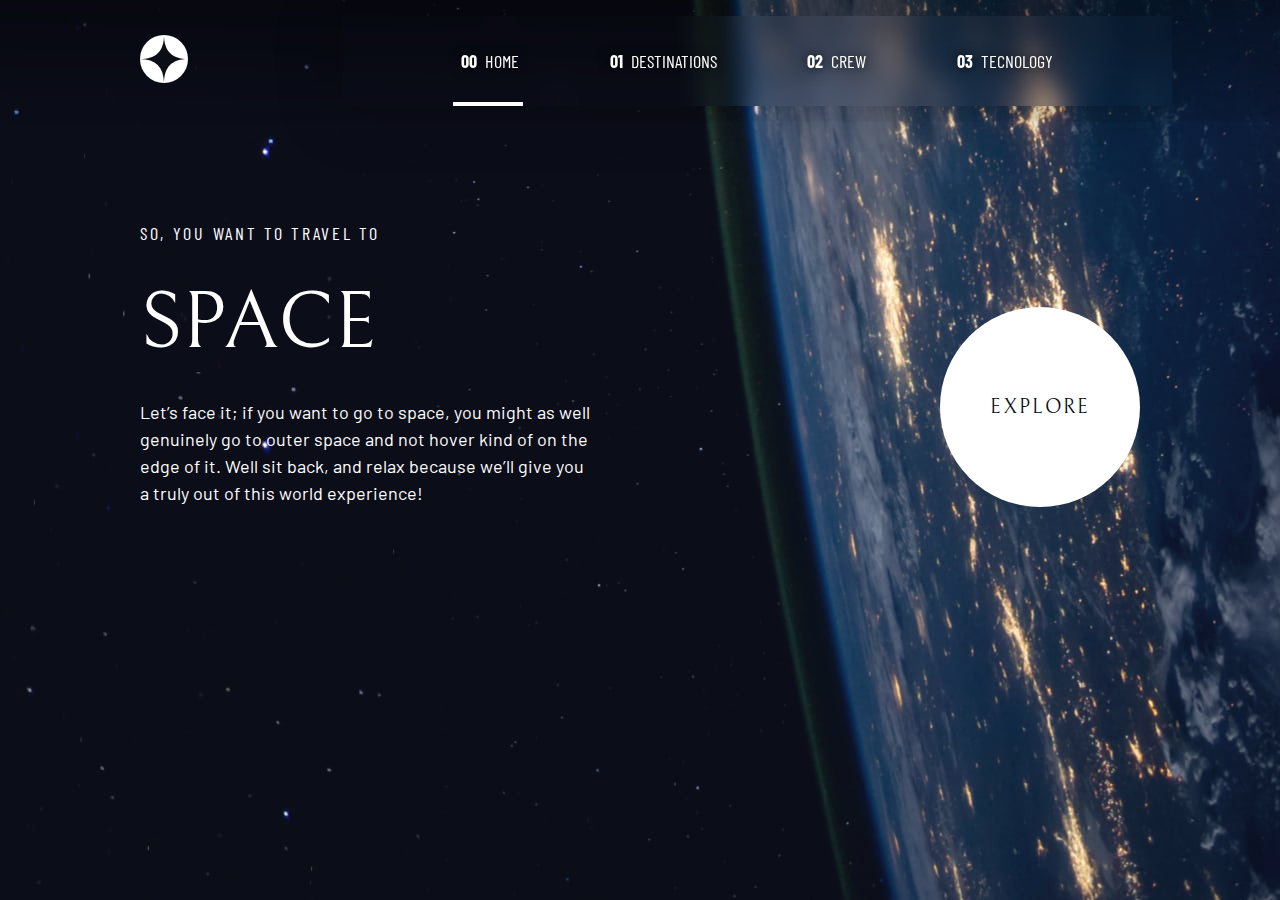
<file: index.html>
<!DOCTYPE html>
<html lang="en">

<head>
    <meta charset="UTF-8">
    <meta http-equiv="X-UA-Compatible" content="IE=edge">
    <meta name="viewport" content="width=device-width, initial-scale=1.0">
    <link rel="stylesheet" href="css/style.min.css">
    <link rel="shortcut icon" href="img/favicon-32x32.png" type="image/x-icon">
    <title>Space Tourism - Home</title>
</head>

<body>
    <header>
        <nav>
            <div class="container">
                <a href="index.html"><img src="img/logo.svg" alt="Website logo"></a>
                <button id="toggleMenu"><div></div></button>
                <div id="dropdown">
                    <ul>
                        <li class="active"><a href="index.html"><span>00</span>Home</a></li>
                        <li><a href="destinations.html"><span>01</span>Destinations</a></li>
                        <li><a href="crew.html"><span>02</span>Crew</a></li>
                        <li><a href="technology.html"><span>03</span>Tecnology</a></li>
                    </ul>
                </div>
            </div>
        </nav>
    </header>

    <main>
        <div class="container">
            <div class="info">
                <div>
                    <p>So, you want to travel to</p>
                    <h1>Space</h1>
                </div>
                <p>Let’s face it; if you want to go to space, you might as well genuinely go to outer space and not hover kind
                    of on the edge of it. Well sit back, and relax because we’ll give you a truly out of this world experience!
                </p>
            </div>
            <a rel="prefetch" href="destinations.html" id="explore"><span>Explore</span></a>
        </div>
    </main>
</body>
<script src="js/script.js"></script>

</html>
</file>
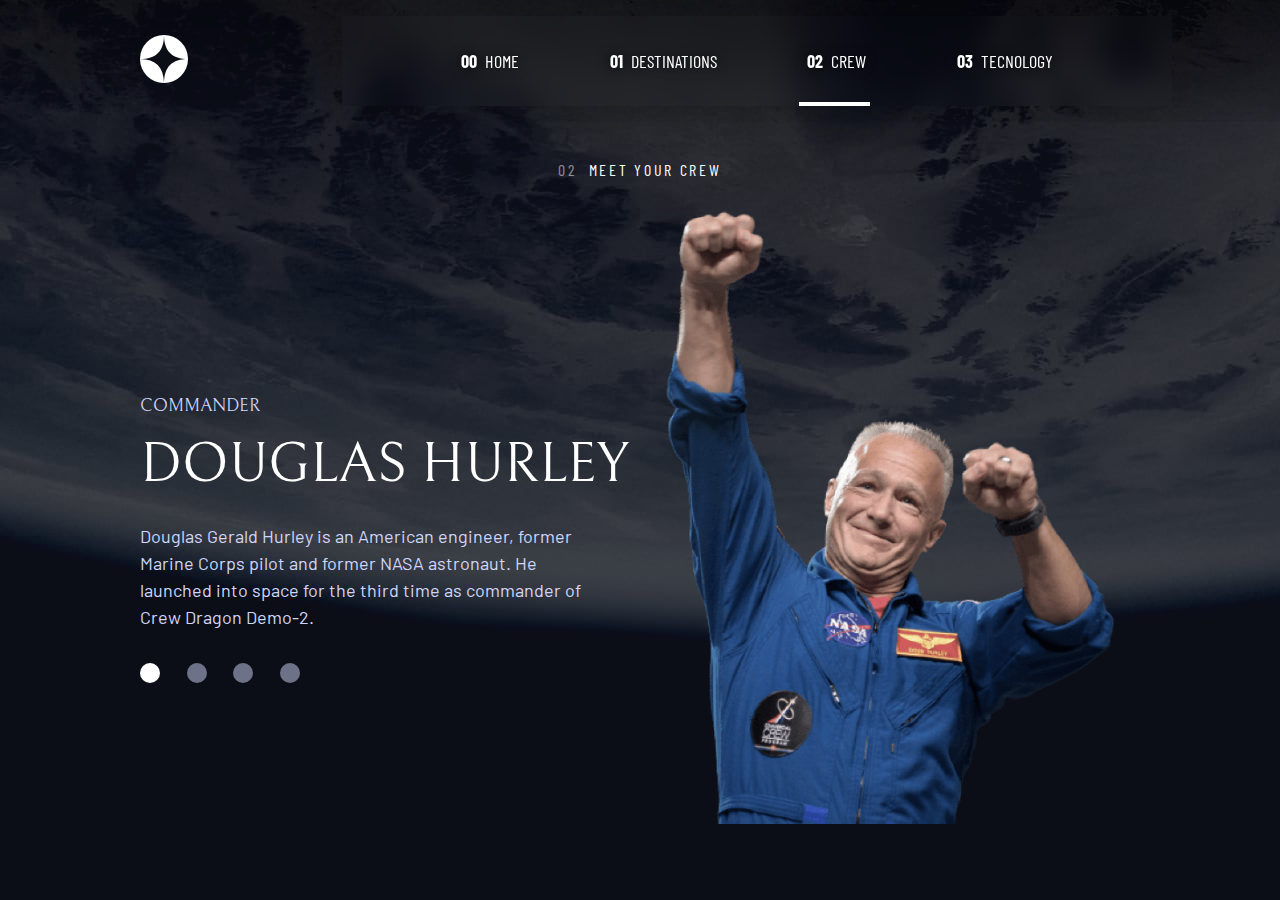
<file: crew.html>
<!DOCTYPE html>
<html lang="en">

<head>
    <meta charset="UTF-8">
    <meta http-equiv="X-UA-Compatible" content="IE=edge">
    <meta name="viewport" content="width=device-width, initial-scale=1.0">
    <link rel="stylesheet" href="css/crew.min.css">
    <link rel="shortcut icon" href="img/favicon-32x32.png" type="image/x-icon">
    <title>Space Tourism - Crew</title>
</head>

<body>
    <header>
        <nav>
            <div class="container">
                <a href="index.html"><img src="img/logo.svg" alt="Website logo"></a>
                <button id="toggleMenu">
                    <div></div>
                </button>
                <div id="dropdown">
                    <ul>
                        <li><a href="index.html"><span>00</span>Home</a></li>
                        <li><a href="destinations.html"><span>01</span>Destinations</a></li>
                        <li class="active"><a href="crew.html"><span>02</span>Crew</a></li>
                        <li><a href="technology.html"><span>03</span>Tecnology</a></li>
                    </ul>
                </div>
            </div>
        </nav>
    </header>

    <section>
        <div class="container">
            <h2><span>02</span>Meet your crew</h2>
            <div>
                <div class="pick">
                    <div id="person">
                        <img src="img/crew/image-douglas-hurley.png">
                    </div>
                </div>
                
                <article class="info">
                    <ul id="slide-crew" class="slide">
                        <li><button class="active"></button></li>
                        <li><button></button></li>
                        <li><button></button></li>
                        <li><button></button></li>
                    </ul>
                    <span id="role">Commander</span>
                    <h1 id="name">Douglas Hurley</h1>
                    <p id="bio">Douglas Gerald Hurley is an American engineer, former Marine Corps pilot and former NASA astronaut. He launched into space for the third time as commander of Crew Dragon Demo-2.</p>
                </article>
            </div>
        </div>
    </section>
</body>
<script src="js/script.js"></script>
<script src="js/crew.js"></script>

</html>
</file>
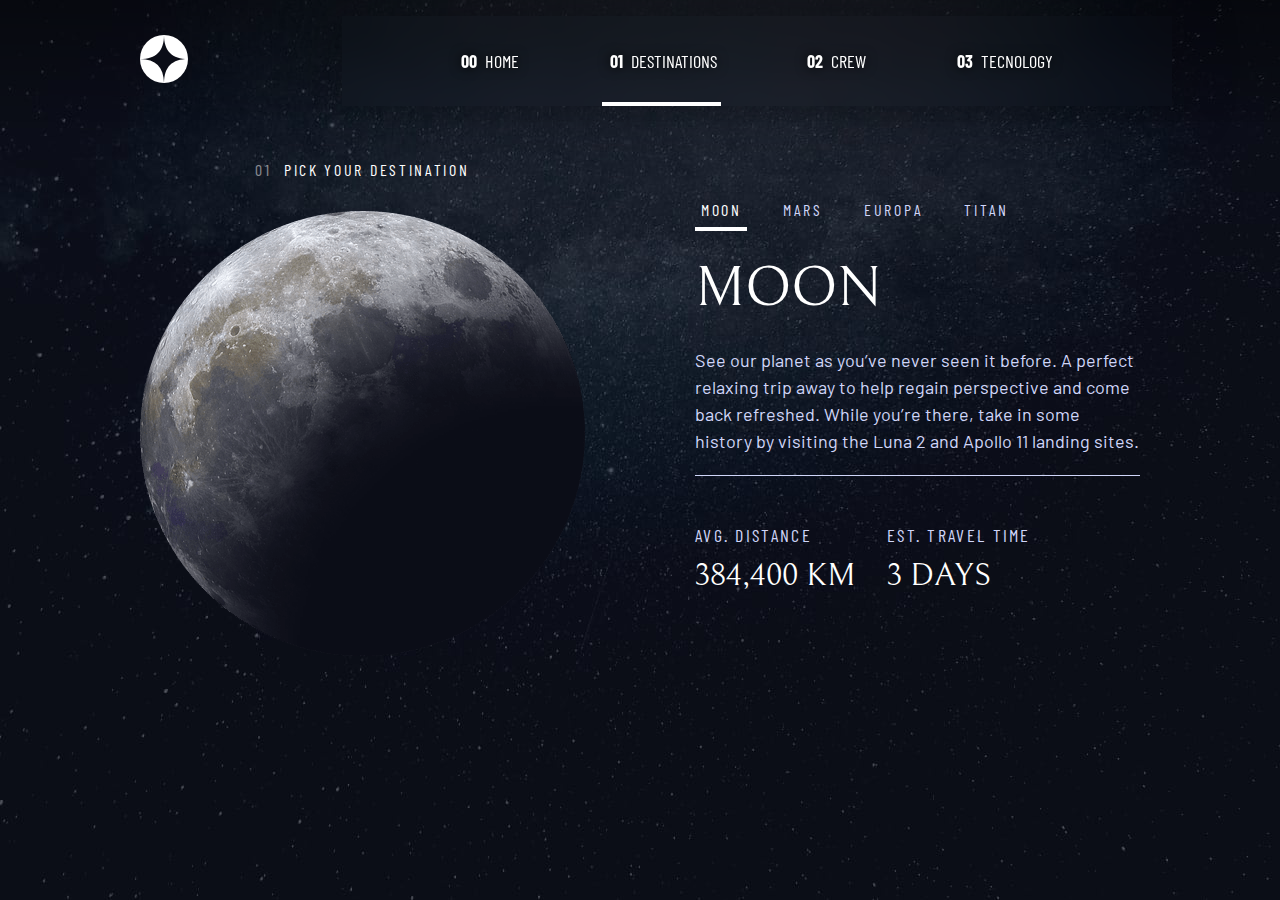
<file: destinations.html>
<!DOCTYPE html>
<html lang="en">

<head>
    <meta charset="UTF-8">
    <meta http-equiv="X-UA-Compatible" content="IE=edge">
    <meta name="viewport" content="width=device-width, initial-scale=1.0">
    <link rel="stylesheet" href="css/destinations.min.css">
    <link rel="shortcut icon" href="img/favicon-32x32.png" type="image/x-icon">
    <title>Space Tourism - Destinations</title>
</head>

<body>
    <header>
        <nav>
            <div class="container">
                <a href="index.html"><img src="img/logo.svg" alt="Website logo"></a>
                <button id="toggleMenu">
                    <div></div>
                </button>
                <div id="dropdown">
                    <ul>
                        <li><a href="index.html"><span>00</span>Home</a></li>
                        <li class="active"><a href="destinations.html"><span>01</span>Destinations</a></li>
                        <li><a href="crew.html"><span>02</span>Crew</a></li>
                        <li><a href="technology.html"><span>03</span>Tecnology</a></li>
                    </ul>
                </div>
            </div>
        </nav>
    </header>

    <section>
        <div class="container">
            <div class="pick">
                <h2><span>01</span>Pick your destination</h2>
                <div id="image">
                    <img src="img/destinations/image-moon.png" alt="">
                </div>
            </div>
            
            <article class="info">
                <ul id="menu">
                    <li><button class="active">moon</button></li>
                    <li><button>mars</button></li>
                    <li><button>europa</button></li>
                    <li><button>titan</button></li>
                </ul>
                <h1 id="planet">Moon</h1>
                <p id="text">See our planet as you’ve never seen it before. A perfect relaxing trip away to help regain perspective and come back refreshed. While you’re there, take in some history by visiting the Luna 2 and Apollo 11 landing sites.</p>

                <div class="distance">
                    <div>
                        <span>Avg. Distance</span>
                        <p id="avg-dist">384,400 KM</p>
                    </div>
                    <div>
                        <span>Est. Travel Time</span>
                        <p id="travel-time">3 days</p>
                    </div>
                </div>
            </article>
        </div>
    </section>
</body>
<script src="js/script.js"></script>
<script src="js/destinations.js"></script>

</html>
</file>
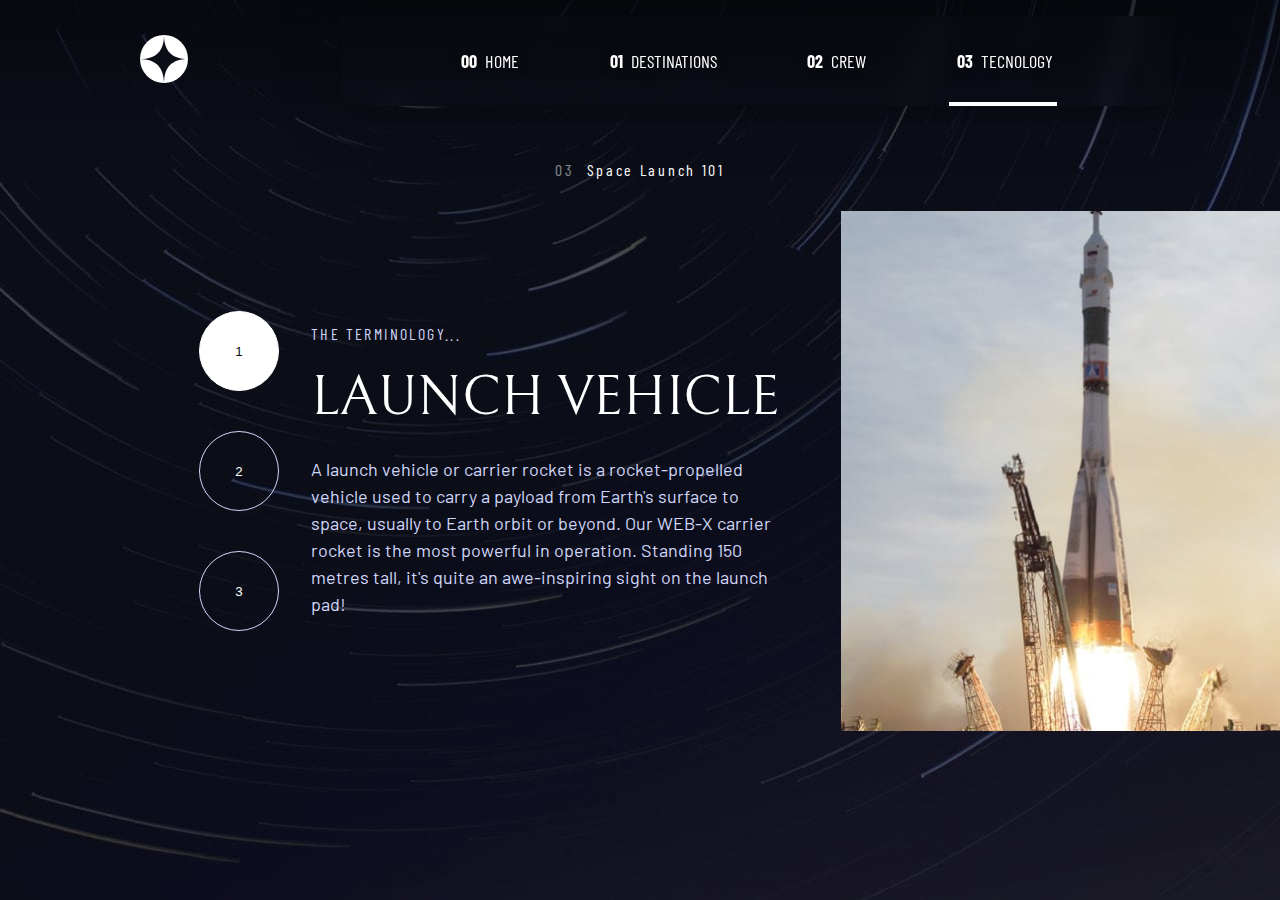
<file: technology.html>
<!DOCTYPE html>
<html lang="en">

<head>
    <meta charset="UTF-8">
    <meta http-equiv="X-UA-Compatible" content="IE=edge">
    <meta name="viewport" content="width=device-width, initial-scale=1.0">
    <link rel="stylesheet" href="css/technology.min.css">
    <link rel="shortcut icon" href="img/favicon-32x32.png" type="image/x-icon">
    <title>Space Tourism - Technology</title>
</head>

<body>
    <header>
        <nav>
            <div class="container">
                <a href="index.html"><img src="img/logo.svg" alt="Website logo"></a>
                <button id="toggleMenu">
                    <div></div>
                </button>
                <div id="dropdown">
                    <ul>
                        <li><a href="index.html"><span>00</span>Home</a></li>
                        <li><a href="destinations.html"><span>01</span>Destinations</a></li>
                        <li><a href="crew.html"><span>02</span>Crew</a></li>
                        <li class="active"><a href="technology.html"><span>03</span>Tecnology</a></li>
                    </ul>
                </div>
            </div>
        </nav>
    </header>

    <section>
        <h2><span>03</span>Space Launch 101</h2>

        <div>
            <div class="container pic-tech">
                <div class="content" id="picture">
                    <img src="img/technology/image-launch-vehicle-landscape.jpg">
                </div>
            </div>
    
            <div class="container content-tech">
                <ul id="slide-tech" class="slide">
                    <li><button class="active">1</button></li>
                    <li><button>2</button></li>
                    <li><button>3</button></li>
                </ul>
                <div>
                    <span>The terminology...</span>
                    <h1 id="nome">Launch Vehicle</h1>
                    <p id="text">A launch vehicle or carrier rocket is a rocket-propelled vehicle used to carry a payload from Earth's surface to space, usually to Earth orbit or beyond. Our WEB-X carrier rocket is the most powerful in operation. Standing 150 metres tall, it's quite an awe-inspiring sight on the launch pad!</p>
                </div>
            </div>
        </div>
    </section>
</body>
<script src="js/script.js"></script>
<script src="js/technology.js"></script>

</html>
</file>
<file: css/style.min.css>
@import url("https://fonts.googleapis.com/css2?family=Barlow&family=Barlow+Condensed:wght@400;500&family=Bellefair&display=swap");*{margin:0;padding:0;box-sizing:border-box}img{max-width:100%}ul{list-style:none}html{scroll-behavior:smooth}body{font-size:16px;background-image:url("../img/fundo/background-home-tablet.jpg");background-repeat:no-repeat;background-position:center;background-attachment:fixed;background-size:cover;transition:background-image 0.3s ease-in-out}@media only screen and (min-width: 768px){body{background-image:url("../img/fundo/background-home-desktop.jpg")}}@media only screen and (min-width: 1200px){body{font-size:18px;overflow-x:hidden}}.container{display:flex;padding:0 1rem;transition:0.3s ease-in-out}@media only screen and (min-width: 768px){.container{padding:0 2rem}}@media only screen and (min-width: 1200px){.container{padding:0;max-width:1000px;margin:0 auto}}button{border:none;background:none;cursor:pointer}h1,p{line-height:1.5}h1{font-family:"Bellefair",serif;font-weight:400}p{font-weight:400}a{text-decoration:none}a:hover{text-decoration:underline;text-decoration-color:currentColor}header{position:fixed;top:0;width:100%;padding:16px 0;z-index:1000px;background:linear-gradient(181deg, rgba(0,0,0,0.4), transparent);z-index:9999}header nav{position:relative}header nav .container{justify-content:space-between;align-items:center}header nav .container #toggleMenu{width:48px;height:48px;z-index:1200}@media only screen and (min-width: 768px){header nav .container #toggleMenu{display:none}}header nav .container #toggleMenu div{width:48px;height:6px;border-radius:1px;background:#fff;transition:all 0.2s ease-in-out;position:relative;display:flex}header nav .container #toggleMenu div::before,header nav .container #toggleMenu div::after{content:"";position:absolute;width:48px;height:6px;border-radius:2px;background:#fff;transition:all 0.2s ease-in-out}header nav .container #toggleMenu div::before{transform:translateY(-14px);display:block}header nav .container #toggleMenu div::after{transform:translateY(14px);display:block}header nav .container #toggleMenu.ativo div{transform:translateX(-50px);background:transparent}header nav .container #toggleMenu.ativo div::before{transform:rotate(45deg) translate(35px, -35px)}header nav .container #toggleMenu.ativo div::after{transform:rotate(-45deg) translate(35px, 35px)}header nav .container #dropdown{position:absolute;top:-16px;z-index:1000;right:0;height:100vh;width:220px;padding:20px 0 0 32px;backdrop-filter:blur(12px);visibility:hidden;opacity:0;transform:translateX(180px);transition:all 0.3s ease-in-out;box-shadow:0 0 60px 10px rgba(0,0,0,0.2)}@media only screen and (min-width: 768px){header nav .container #dropdown{position:inherit;display:block;visibility:visible;opacity:1;transform:translateX(0px);height:auto;width:450px;padding:24px 32px;margin-right:-2rem}}@media only screen and (min-width: 1000px){header nav .container #dropdown{width:830px;display:flex;justify-content:center}}header nav .container #dropdown ul{transform:translateY(50%)}@media only screen and (min-width: 768px){header nav .container #dropdown ul{transform:translateY(0px);display:flex;flex-direction:row;justify-content:space-between}}@media only screen and (min-width: 1000px){header nav .container #dropdown ul{width:600px}}header nav .container #dropdown ul li{margin-bottom:20px;font-family:"Barlow Condensed",sans-serif;text-shadow:0 0 9px #000;position:relative;display:flex;align-items:center}@media only screen and (min-width: 768px){header nav .container #dropdown ul li{text-shadow:0 0 12px #000}}@media only screen and (min-width: 768px){header nav .container #dropdown ul li{margin-bottom:0}}header nav .container #dropdown ul li a{color:#fff;padding:10px 4px;text-transform:uppercase;display:block;width:100%}header nav .container #dropdown ul li a span{font-weight:bold;margin-right:8px}header nav .container #dropdown ul li.active::after{position:absolute;content:"";display:block;height:100%;right:0;border:2px solid #fff}@media only screen and (min-width: 768px){header nav .container #dropdown ul li.active::after{width:100%;height:0;bottom:-24px}}header nav .container #dropdown.ativo{visibility:visible;opacity:1;transform:translateX(0);transition:all 0.3s ease-in-out}main{margin-top:124px;color:#fff}@media only screen and (min-width: 768px){main{margin-top:220px}}main .container{flex-direction:column;justify-content:center;align-items:center;text-align:center}@media only screen and (min-width: 1200px){main .container{flex-direction:row;text-align:left;align-items:flex-end;justify-content:space-between}}main .container .info div{text-transform:uppercase}main .container .info div p{font-family:"Barlow Condensed",sans-serif;letter-spacing:2.7px;margin-bottom:16px}main .container .info div h1{font-size:5rem;color:#fff;margin-bottom:16px}main .container .info p{font-family:"Barlow",sans-serif;line-height:1.5;max-width:450px}main .container #explore{width:150px;height:150px;border-radius:50%;background:#fff;color:#0b0d17;display:flex;justify-content:center;margin:80px auto;transition:0.3s ease-in-out}main .container #explore span{text-align:center;margin:auto;font-family:"Bellefair",serif;font-weight:400;font-size:1.25rem;letter-spacing:2.25px;text-transform:uppercase}@media only screen and (min-width: 768px){main .container #explore{width:200px;height:200px}}@media only screen and (min-width: 1200px){main .container #explore{margin:0}}main .container #explore:hover{text-underline-offset:1px;box-shadow:0px 0px 0 64px rgba(255,255,255,0.2);transition:0.3s ease-in-out}
/*# sourceMappingURL=style.min.css.map */
</file>
<file: css/crew.min.css>
@import url("https://fonts.googleapis.com/css2?family=Barlow&family=Barlow+Condensed:wght@400;500&family=Bellefair&display=swap");*{margin:0;padding:0;box-sizing:border-box}img{max-width:100%}ul{list-style:none}html{scroll-behavior:smooth}body{font-size:16px;background-image:url("../img/fundo/background-home-tablet.jpg");background-repeat:no-repeat;background-position:center;background-attachment:fixed;background-size:cover;transition:background-image 0.3s ease-in-out}@media only screen and (min-width: 768px){body{background-image:url("../img/fundo/background-home-desktop.jpg")}}@media only screen and (min-width: 1200px){body{font-size:18px;overflow-x:hidden}}.container{display:flex;padding:0 1rem;transition:0.3s ease-in-out}@media only screen and (min-width: 768px){.container{padding:0 2rem}}@media only screen and (min-width: 1200px){.container{padding:0;max-width:1000px;margin:0 auto}}button{border:none;background:none;cursor:pointer}h1,p{line-height:1.5}h1{font-family:"Bellefair",serif;font-weight:400}p{font-weight:400}a{text-decoration:none}a:hover{text-decoration:underline;text-decoration-color:currentColor}header{position:fixed;top:0;width:100%;padding:16px 0;z-index:1000px;background:linear-gradient(181deg, rgba(0,0,0,0.4), transparent);z-index:9999}header nav{position:relative}header nav .container{justify-content:space-between;align-items:center}header nav .container #toggleMenu{width:48px;height:48px;z-index:1200}@media only screen and (min-width: 768px){header nav .container #toggleMenu{display:none}}header nav .container #toggleMenu div{width:48px;height:6px;border-radius:1px;background:#fff;transition:all 0.2s ease-in-out;position:relative;display:flex}header nav .container #toggleMenu div::before,header nav .container #toggleMenu div::after{content:"";position:absolute;width:48px;height:6px;border-radius:2px;background:#fff;transition:all 0.2s ease-in-out}header nav .container #toggleMenu div::before{transform:translateY(-14px);display:block}header nav .container #toggleMenu div::after{transform:translateY(14px);display:block}header nav .container #toggleMenu.ativo div{transform:translateX(-50px);background:transparent}header nav .container #toggleMenu.ativo div::before{transform:rotate(45deg) translate(35px, -35px)}header nav .container #toggleMenu.ativo div::after{transform:rotate(-45deg) translate(35px, 35px)}header nav .container #dropdown{position:absolute;top:-16px;z-index:1000;right:0;height:100vh;width:220px;padding:20px 0 0 32px;backdrop-filter:blur(12px);visibility:hidden;opacity:0;transform:translateX(180px);transition:all 0.3s ease-in-out;box-shadow:0 0 60px 10px rgba(0,0,0,0.2)}@media only screen and (min-width: 768px){header nav .container #dropdown{position:inherit;display:block;visibility:visible;opacity:1;transform:translateX(0px);height:auto;width:450px;padding:24px 32px;margin-right:-2rem}}@media only screen and (min-width: 1000px){header nav .container #dropdown{width:830px;display:flex;justify-content:center}}header nav .container #dropdown ul{transform:translateY(50%)}@media only screen and (min-width: 768px){header nav .container #dropdown ul{transform:translateY(0px);display:flex;flex-direction:row;justify-content:space-between}}@media only screen and (min-width: 1000px){header nav .container #dropdown ul{width:600px}}header nav .container #dropdown ul li{margin-bottom:20px;font-family:"Barlow Condensed",sans-serif;text-shadow:0 0 9px #000;position:relative;display:flex;align-items:center}@media only screen and (min-width: 768px){header nav .container #dropdown ul li{text-shadow:0 0 12px #000}}@media only screen and (min-width: 768px){header nav .container #dropdown ul li{margin-bottom:0}}header nav .container #dropdown ul li a{color:#fff;padding:10px 4px;text-transform:uppercase;display:block;width:100%}header nav .container #dropdown ul li a span{font-weight:bold;margin-right:8px}header nav .container #dropdown ul li.active::after{position:absolute;content:"";display:block;height:100%;right:0;border:2px solid #fff}@media only screen and (min-width: 768px){header nav .container #dropdown ul li.active::after{width:100%;height:0;bottom:-24px}}header nav .container #dropdown.ativo{visibility:visible;opacity:1;transform:translateX(0);transition:all 0.3s ease-in-out}body{background-image:url("../img/fundo/background-crew-tablet.jpg")}@media only screen and (min-width: 768px){body{background-image:url("../img/fundo/background-crew-desktop.jpg")}}section{margin-top:124px;color:#fff}@media only screen and (min-width: 768px){section{margin-top:160px}}section .container{flex-direction:column;justify-content:center;align-items:center;text-transform:uppercase}section .container h2{font-family:"Barlow Condensed",sans-serif;font-weight:400;font-size:1rem;letter-spacing:2.7px}@media only screen and (min-width: 1200px){section .container h2{margin-bottom:2rem}}section .container h2 span{opacity:0.5;margin-right:12px}@media only screen and (min-width: 1200px){section .container div{width:100%;display:flex;flex-direction:row;justify-content:space-between;align-items:center}}@keyframes anima{from{opacity:0;transform:translateX(-20px)}to{opacity:1;transform:translateX(0)}}section .container .pick{display:flex;flex-direction:column;justify-content:center;align-items:center}@media only screen and (min-width: 768px){section .container .pick{order:2}}@media only screen and (min-width: 1200px){section .container .pick{width:50%}}section .container .pick #person{max-width:180px;margin:2rem 0;border-bottom:1px solid #d0d6f9}section .container .pick #person img{transition:all 0.2s ease-in-out}section .container .pick #person img.anima{animation:anima .3s forwards ease-in-out}@media only screen and (min-width: 768px){section .container .pick #person{border-bottom:0;max-width:450px;margin:2rem 0 0 0}}@media only screen and (min-width: 1200px){section .container .pick #person{margin:0}}section .container .info{display:flex;flex-direction:column;align-items:center;justify-content:center;text-align:center;padding-bottom:60px}@media only screen and (min-width: 768px){section .container .info{order:1;padding-bottom:0}}@media only screen and (min-width: 1200px){section .container .info{text-align:left;justify-content:flex-start;align-items:flex-start}}section .container .info .slide{display:flex;justify-content:space-between;width:160px;margin:0 auto 2rem auto}section .container .info .slide.hide{z-index:-1}section .container .info .slide li button{width:20px;height:20px;border-radius:50%;background:#d0d6f9;opacity:0.5}section .container .info .slide li button.active{background:#fff;opacity:1;transition:0.3s ease-in-out}@media only screen and (min-width: 768px){section .container .info .slide{order:4;margin-bottom:0;margin-top:2rem}}@media only screen and (min-width: 1200px){section .container .info .slide{margin:2rem 0 0 0}}section .container .info #role{color:#d0d6f9;font-family:"Bellefair",serif;margin-bottom:0.4rem;transition:all 0.2s ease-in-out}section .container .info #role.anima{animation:anima .3s forwards ease-in-out}@media only screen and (min-width: 768px){section .container .info #role{order:1;margin-top:3rem}}section .container .info #name{font-family:"Bellefair",serif;color:#fff;font-size:1.5rem;margin-bottom:1rem;transition:all 0.2s ease-in-out}section .container .info #name.anima{animation:anima .3s forwards ease-in-out}@media only screen and (min-width: 768px){section .container .info #name{order:2;font-size:40px}}@media only screen and (min-width: 1200px){section .container .info #name{font-size:56px}}section .container .info #bio{font-family:"Barlow",sans-serif;color:#d0d6f9;text-transform:initial;max-width:500px;transition:all 0.2s ease-in-out}section .container .info #bio.anima{animation:anima .3s forwards ease-in-out}@media only screen and (min-width: 768px){section .container .info #bio{order:3}}@media only screen and (min-width: 1200px){section .container .info #bio{max-width:450px}}
/*# sourceMappingURL=crew.min.css.map */
</file>
<file: css/destinations.min.css>
@import url("https://fonts.googleapis.com/css2?family=Barlow&family=Barlow+Condensed:wght@400;500&family=Bellefair&display=swap");*{margin:0;padding:0;box-sizing:border-box}img{max-width:100%}ul{list-style:none}html{scroll-behavior:smooth}body{font-size:16px;background-image:url("../img/fundo/background-home-tablet.jpg");background-repeat:no-repeat;background-position:center;background-attachment:fixed;background-size:cover;transition:background-image 0.3s ease-in-out}@media only screen and (min-width: 768px){body{background-image:url("../img/fundo/background-home-desktop.jpg")}}@media only screen and (min-width: 1200px){body{font-size:18px;overflow-x:hidden}}.container{display:flex;padding:0 1rem;transition:0.3s ease-in-out}@media only screen and (min-width: 768px){.container{padding:0 2rem}}@media only screen and (min-width: 1200px){.container{padding:0;max-width:1000px;margin:0 auto}}button{border:none;background:none;cursor:pointer}h1,p{line-height:1.5}h1{font-family:"Bellefair",serif;font-weight:400}p{font-weight:400}a{text-decoration:none}a:hover{text-decoration:underline;text-decoration-color:currentColor}header{position:fixed;top:0;width:100%;padding:16px 0;z-index:1000px;background:linear-gradient(181deg, rgba(0,0,0,0.4), transparent);z-index:9999}header nav{position:relative}header nav .container{justify-content:space-between;align-items:center}header nav .container #toggleMenu{width:48px;height:48px;z-index:1200}@media only screen and (min-width: 768px){header nav .container #toggleMenu{display:none}}header nav .container #toggleMenu div{width:48px;height:6px;border-radius:1px;background:#fff;transition:all 0.2s ease-in-out;position:relative;display:flex}header nav .container #toggleMenu div::before,header nav .container #toggleMenu div::after{content:"";position:absolute;width:48px;height:6px;border-radius:2px;background:#fff;transition:all 0.2s ease-in-out}header nav .container #toggleMenu div::before{transform:translateY(-14px);display:block}header nav .container #toggleMenu div::after{transform:translateY(14px);display:block}header nav .container #toggleMenu.ativo div{transform:translateX(-50px);background:transparent}header nav .container #toggleMenu.ativo div::before{transform:rotate(45deg) translate(35px, -35px)}header nav .container #toggleMenu.ativo div::after{transform:rotate(-45deg) translate(35px, 35px)}header nav .container #dropdown{position:absolute;top:-16px;z-index:1000;right:0;height:100vh;width:220px;padding:20px 0 0 32px;backdrop-filter:blur(12px);visibility:hidden;opacity:0;transform:translateX(180px);transition:all 0.3s ease-in-out;box-shadow:0 0 60px 10px rgba(0,0,0,0.2)}@media only screen and (min-width: 768px){header nav .container #dropdown{position:inherit;display:block;visibility:visible;opacity:1;transform:translateX(0px);height:auto;width:450px;padding:24px 32px;margin-right:-2rem}}@media only screen and (min-width: 1000px){header nav .container #dropdown{width:830px;display:flex;justify-content:center}}header nav .container #dropdown ul{transform:translateY(50%)}@media only screen and (min-width: 768px){header nav .container #dropdown ul{transform:translateY(0px);display:flex;flex-direction:row;justify-content:space-between}}@media only screen and (min-width: 1000px){header nav .container #dropdown ul{width:600px}}header nav .container #dropdown ul li{margin-bottom:20px;font-family:"Barlow Condensed",sans-serif;text-shadow:0 0 9px #000;position:relative;display:flex;align-items:center}@media only screen and (min-width: 768px){header nav .container #dropdown ul li{text-shadow:0 0 12px #000}}@media only screen and (min-width: 768px){header nav .container #dropdown ul li{margin-bottom:0}}header nav .container #dropdown ul li a{color:#fff;padding:10px 4px;text-transform:uppercase;display:block;width:100%}header nav .container #dropdown ul li a span{font-weight:bold;margin-right:8px}header nav .container #dropdown ul li.active::after{position:absolute;content:"";display:block;height:100%;right:0;border:2px solid #fff}@media only screen and (min-width: 768px){header nav .container #dropdown ul li.active::after{width:100%;height:0;bottom:-24px}}header nav .container #dropdown.ativo{visibility:visible;opacity:1;transform:translateX(0);transition:all 0.3s ease-in-out}body{background-image:url("../img/fundo/background-destination-tablet.jpg")}@media only screen and (min-width: 768px){body{background-image:url("../img/fundo/background-destination-desktop.jpg")}}section{margin-top:124px;color:#fff}@media only screen and (min-width: 768px){section{margin-top:160px}}section .container{flex-direction:column;justify-content:center;align-items:center;text-transform:uppercase}@media only screen and (min-width: 1200px){section .container{flex-direction:row;justify-content:space-between}}@keyframes anima{from{opacity:0;transform:translateX(-20px)}to{opacity:1;transform:translateX(0)}}section .container .pick{display:flex;flex-direction:column;justify-content:center;align-items:center}section .container .pick h2{font-family:"Barlow Condensed",sans-serif;font-weight:400;font-size:1rem;letter-spacing:2.7px}section .container .pick h2 span{opacity:0.5;margin-right:12px}section .container .pick #image{width:170px;height:170px;margin:32px 0}section .container .pick #image img{transition:all 0.2s ease-in-out}section .container .pick #image img.anima{animation:anima .3s forwards ease-in-out}@media only screen and (min-width: 768px){section .container .pick #image{width:300px;height:300px}}@media only screen and (min-width: 1200px){section .container .pick #image{width:445px;height:445px}}section .container .info{padding-bottom:60px}@media only screen and (min-width: 1200px){section .container .info{width:445px}}section .container .info #menu{width:320px;margin:0 auto;display:flex;justify-content:space-between}@media only screen and (min-width: 1200px){section .container .info #menu{margin:0}}section .container .info #menu li button{color:#d0d6f9;font-family:"Barlow Condensed",sans-serif;font-weight:400;font-size:1rem;letter-spacing:2.7px;text-transform:uppercase;padding:12px 6px;transition:0.3s ease-in-out;position:relative}section .container .info #menu li button.hide{z-index:-1}section .container .info #menu li button.active{color:#fff}section .container .info #menu li button.active::after{position:absolute;content:"";display:block;width:90%;height:0;bottom:0;left:0;border:2px solid #fff}section .container .info #planet{font-size:56px;text-align:center;margin-top:1rem;transition:all 0.2s ease-in-out}section .container .info #planet.anima{animation:anima .3s forwards ease-in-out}@media only screen and (min-width: 1200px){section .container .info #planet{text-align:left}}section .container .info #text{text-transform:initial;font-family:"Barlow",sans-serif;text-align:center;max-width:570px;margin:1rem auto 3rem auto;color:#d0d6f9;padding-bottom:20px;border-bottom:1px solid #d0d6f9;transition:all 0.2s ease-in-out}section .container .info #text.anima{animation:anima .3s forwards ease-in-out}@media only screen and (min-width: 1200px){section .container .info #text{width:100%;text-align:left}}section .container .info .distance{display:flex;flex-direction:column;align-items:center;justify-content:center;text-align:center;transition:all 0.2s ease-in-out}section .container .info .distance.anima{animation:anima .3s forwards ease-in-out}@media only screen and (min-width: 768px){section .container .info .distance{flex-direction:row;width:450px;margin:auto;justify-content:space-around}}@media only screen and (min-width: 1200px){section .container .info .distance{margin:0;justify-content:flex-start}}@media only screen and (min-width: 1200px){section .container .info .distance div{text-align:left}}section .container .info .distance div:first-child{margin-bottom:1rem}@media only screen and (min-width: 768px){section .container .info .distance div:first-child{margin-bottom:0}}@media only screen and (min-width: 1200px){section .container .info .distance div:first-child{margin-right:2rem}}section .container .info .distance div span{color:#d0d6f9;letter-spacing:2.3px;font-family:"Barlow Condensed",sans-serif}section .container .info .distance div p{margin-top:0.3rem;font-size:2rem;font-family:"Bellefair",serif}
/*# sourceMappingURL=destinations.min.css.map */
</file>
<file: css/technology.min.css>
@import url("https://fonts.googleapis.com/css2?family=Barlow&family=Barlow+Condensed:wght@400;500&family=Bellefair&display=swap");*{margin:0;padding:0;box-sizing:border-box}img{max-width:100%}ul{list-style:none}html{scroll-behavior:smooth}body{font-size:16px;background-image:url("../img/fundo/background-home-tablet.jpg");background-repeat:no-repeat;background-position:center;background-attachment:fixed;background-size:cover;transition:background-image 0.3s ease-in-out}@media only screen and (min-width: 768px){body{background-image:url("../img/fundo/background-home-desktop.jpg")}}@media only screen and (min-width: 1200px){body{font-size:18px;overflow-x:hidden}}.container{display:flex;padding:0 1rem;transition:0.3s ease-in-out}@media only screen and (min-width: 768px){.container{padding:0 2rem}}@media only screen and (min-width: 1200px){.container{padding:0;max-width:1000px;margin:0 auto}}button{border:none;background:none;cursor:pointer}h1,p{line-height:1.5}h1{font-family:"Bellefair",serif;font-weight:400}p{font-weight:400}a{text-decoration:none}a:hover{text-decoration:underline;text-decoration-color:currentColor}header{position:fixed;top:0;width:100%;padding:16px 0;z-index:1000px;background:linear-gradient(181deg, rgba(0,0,0,0.4), transparent);z-index:9999}header nav{position:relative}header nav .container{justify-content:space-between;align-items:center}header nav .container #toggleMenu{width:48px;height:48px;z-index:1200}@media only screen and (min-width: 768px){header nav .container #toggleMenu{display:none}}header nav .container #toggleMenu div{width:48px;height:6px;border-radius:1px;background:#fff;transition:all 0.2s ease-in-out;position:relative;display:flex}header nav .container #toggleMenu div::before,header nav .container #toggleMenu div::after{content:"";position:absolute;width:48px;height:6px;border-radius:2px;background:#fff;transition:all 0.2s ease-in-out}header nav .container #toggleMenu div::before{transform:translateY(-14px);display:block}header nav .container #toggleMenu div::after{transform:translateY(14px);display:block}header nav .container #toggleMenu.ativo div{transform:translateX(-50px);background:transparent}header nav .container #toggleMenu.ativo div::before{transform:rotate(45deg) translate(35px, -35px)}header nav .container #toggleMenu.ativo div::after{transform:rotate(-45deg) translate(35px, 35px)}header nav .container #dropdown{position:absolute;top:-16px;z-index:1000;right:0;height:100vh;width:220px;padding:20px 0 0 32px;backdrop-filter:blur(12px);visibility:hidden;opacity:0;transform:translateX(180px);transition:all 0.3s ease-in-out;box-shadow:0 0 60px 10px rgba(0,0,0,0.2)}@media only screen and (min-width: 768px){header nav .container #dropdown{position:inherit;display:block;visibility:visible;opacity:1;transform:translateX(0px);height:auto;width:450px;padding:24px 32px;margin-right:-2rem}}@media only screen and (min-width: 1000px){header nav .container #dropdown{width:830px;display:flex;justify-content:center}}header nav .container #dropdown ul{transform:translateY(50%)}@media only screen and (min-width: 768px){header nav .container #dropdown ul{transform:translateY(0px);display:flex;flex-direction:row;justify-content:space-between}}@media only screen and (min-width: 1000px){header nav .container #dropdown ul{width:600px}}header nav .container #dropdown ul li{margin-bottom:20px;font-family:"Barlow Condensed",sans-serif;text-shadow:0 0 9px #000;position:relative;display:flex;align-items:center}@media only screen and (min-width: 768px){header nav .container #dropdown ul li{text-shadow:0 0 12px #000}}@media only screen and (min-width: 768px){header nav .container #dropdown ul li{margin-bottom:0}}header nav .container #dropdown ul li a{color:#fff;padding:10px 4px;text-transform:uppercase;display:block;width:100%}header nav .container #dropdown ul li a span{font-weight:bold;margin-right:8px}header nav .container #dropdown ul li.active::after{position:absolute;content:"";display:block;height:100%;right:0;border:2px solid #fff}@media only screen and (min-width: 768px){header nav .container #dropdown ul li.active::after{width:100%;height:0;bottom:-24px}}header nav .container #dropdown.ativo{visibility:visible;opacity:1;transform:translateX(0);transition:all 0.3s ease-in-out}body{background-image:url("../img/fundo/background-technology-tablet.jpg")}@media only screen and (min-width: 768px){body{background-image:url("../img/fundo/background-technology-desktop.jpg")}}section{margin-top:124px;color:#fff;padding-bottom:60px}@media only screen and (min-width: 768px){section{margin-top:160px}}@media only screen and (min-width: 1200px){section{max-width:1000px;margin:160px auto 0 auto;display:flex;flex-direction:column;justify-content:space-between;align-items:center}}@keyframes anima{from{opacity:0;transform:translateX(-20px)}to{opacity:1;transform:translateX(0)}}section h2{font-family:"Barlow Condensed",sans-serif;font-weight:400;font-size:1rem;letter-spacing:2.7px;text-align:center}@media only screen and (min-width: 1200px){section h2{margin-bottom:2rem}}section h2 span{opacity:0.5;margin-right:12px}@media only screen and (min-width: 1200px){section div{display:flex;justify-content:space-between;align-items:center}}section div .pic-tech{flex-direction:column;justify-content:center;align-items:center;text-transform:uppercase;padding:0}@media only screen and (min-width: 1200px){section div .pic-tech{order:2;width:300px}}section div .pic-tech .content{width:100%;margin-top:2rem;position:relative}@media only screen and (min-width: 1200px){section div .pic-tech .content{margin-top:0;height:520px;width:200%}}section div .pic-tech .content img{width:100%;height:100%;object-fit:contain;position:relative;z-index:-1;transition:all 0.2s ease-in-out}section div .pic-tech .content img.anima{animation:anima .3s forwards ease-in-out}@media only screen and (min-width: 1200px){section div .pic-tech .content img{object-fit:cover;position:absolute;right:-120px;width:510px;height:520px;top:0}}section div .content-tech{display:flex;flex-direction:column;justify-content:center;align-items:center;padding-bottom:60px}@media only screen and (min-width: 1200px){section div .content-tech{flex-direction:row;padding-bottom:0}}section div .content-tech #slide-tech{width:160px;margin:2rem auto;display:flex;justify-content:space-between;align-items:center}@media only screen and (min-width: 1200px){section div .content-tech #slide-tech{flex-direction:column;width:80px;height:320px;margin-right:2rem}}section div .content-tech #slide-tech li button{width:40px;height:40px;border-radius:50%;border:0.2px solid #d0d6f9;color:#fff;transition:all 0.3s ease-in-out}@media only screen and (min-width: 1200px){section div .content-tech #slide-tech li button{width:80px;height:80px}}section div .content-tech #slide-tech li button.active{background:#fff;border-color:#fff;color:#0b0d17;transition:all 0.3s ease-in-out}section div .content-tech div{display:flex;flex-direction:column;justify-content:center;align-items:center;text-align:center}@media only screen and (min-width: 1200px){section div .content-tech div{text-align:left;justify-content:flex-start;align-items:flex-start;width:470px}}section div .content-tech div span{font-size:1rem;text-transform:uppercase;color:#d0d6f9;font-family:"Barlow Condensed",sans-serif;letter-spacing:2.4px;margin-bottom:0.8rem;transition:all 0.2s ease-in-out}section div .content-tech div span.anima{animation:anima .3s forwards ease-in-out}section div .content-tech div h1{font-size:1.5rem;margin-bottom:1rem;text-transform:uppercase;transition:all 0.2s ease-in-out}section div .content-tech div h1.anima{animation:anima .3s forwards ease-in-out}@media only screen and (min-width: 768px){section div .content-tech div h1{font-size:2.5rem}}@media only screen and (min-width: 1200px){section div .content-tech div h1{font-size:3.5rem}}section div .content-tech div #text{max-width:460px;font-family:"Barlow",sans-serif;color:#d0d6f9;transition:all 0.2s ease-in-out}section div .content-tech div #text.anima{animation:anima .3s forwards ease-in-out}
/*# sourceMappingURL=technology.min.css.map */
</file>
